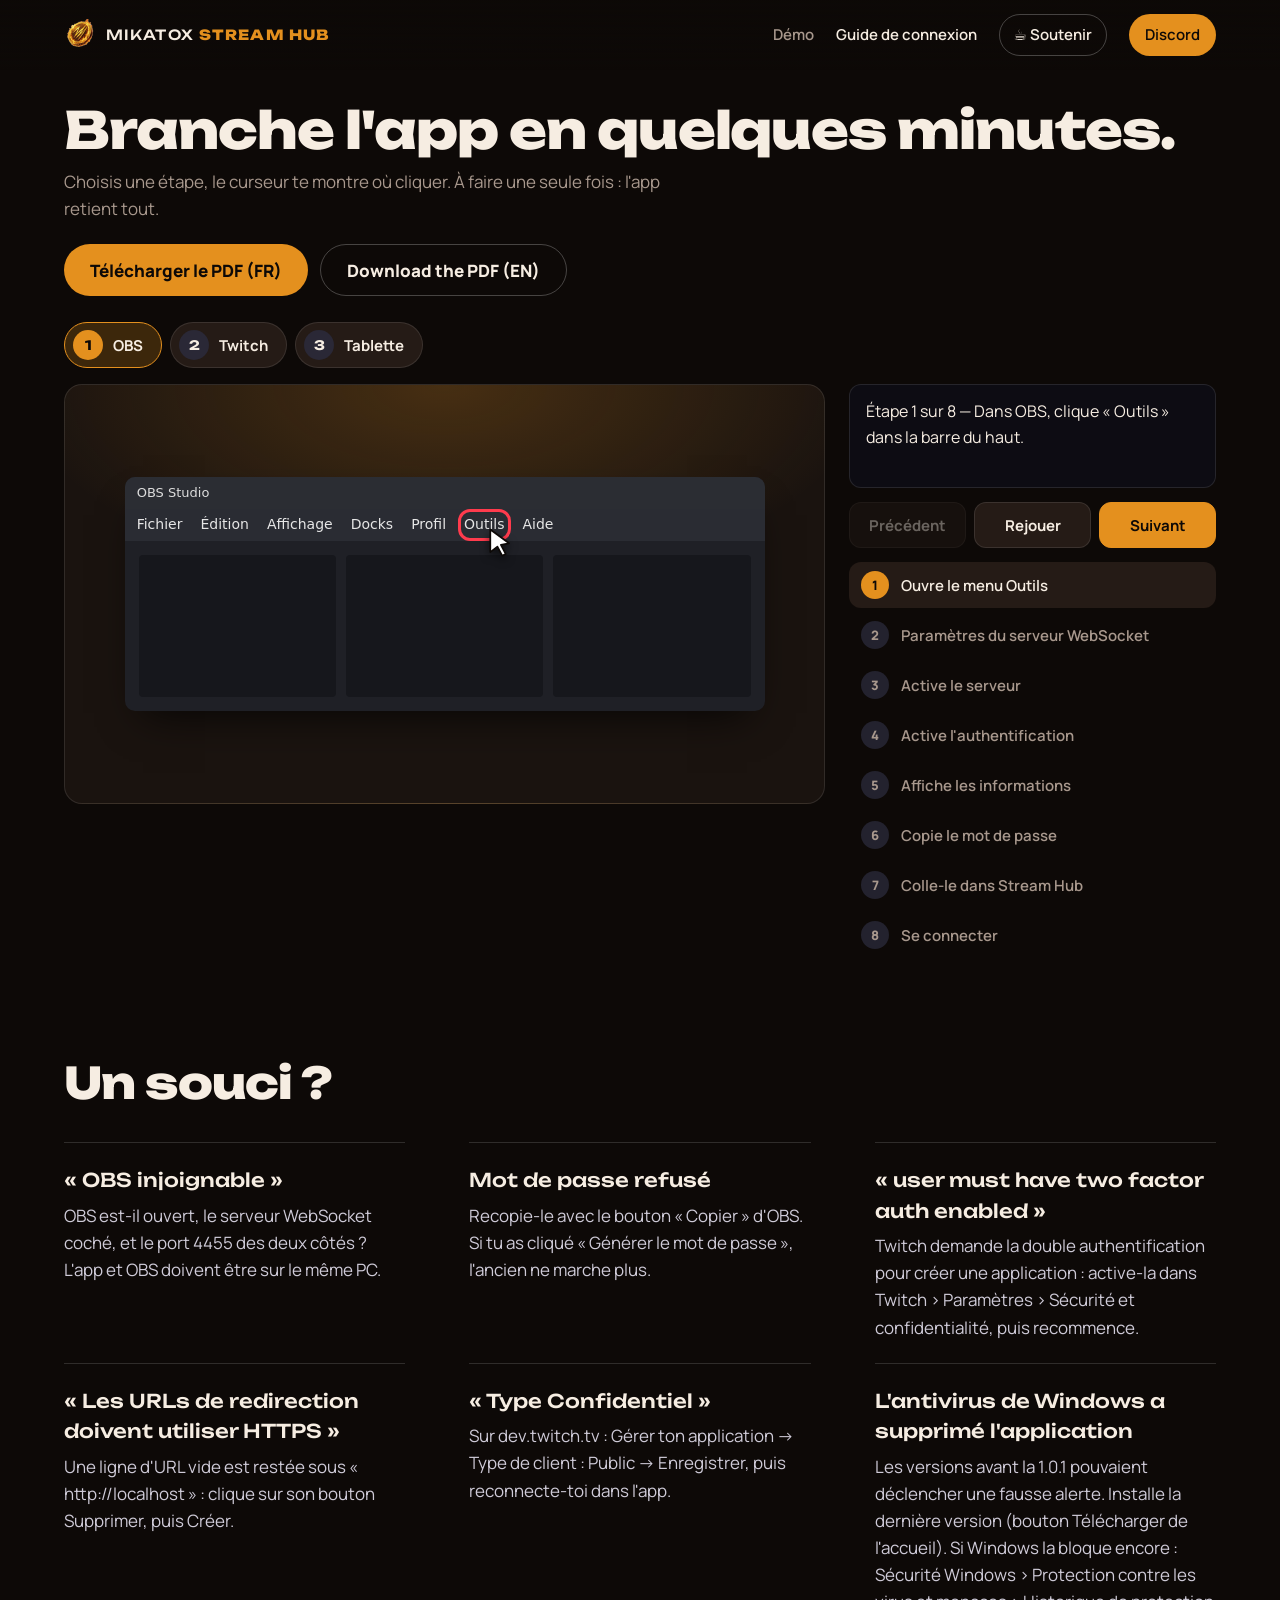
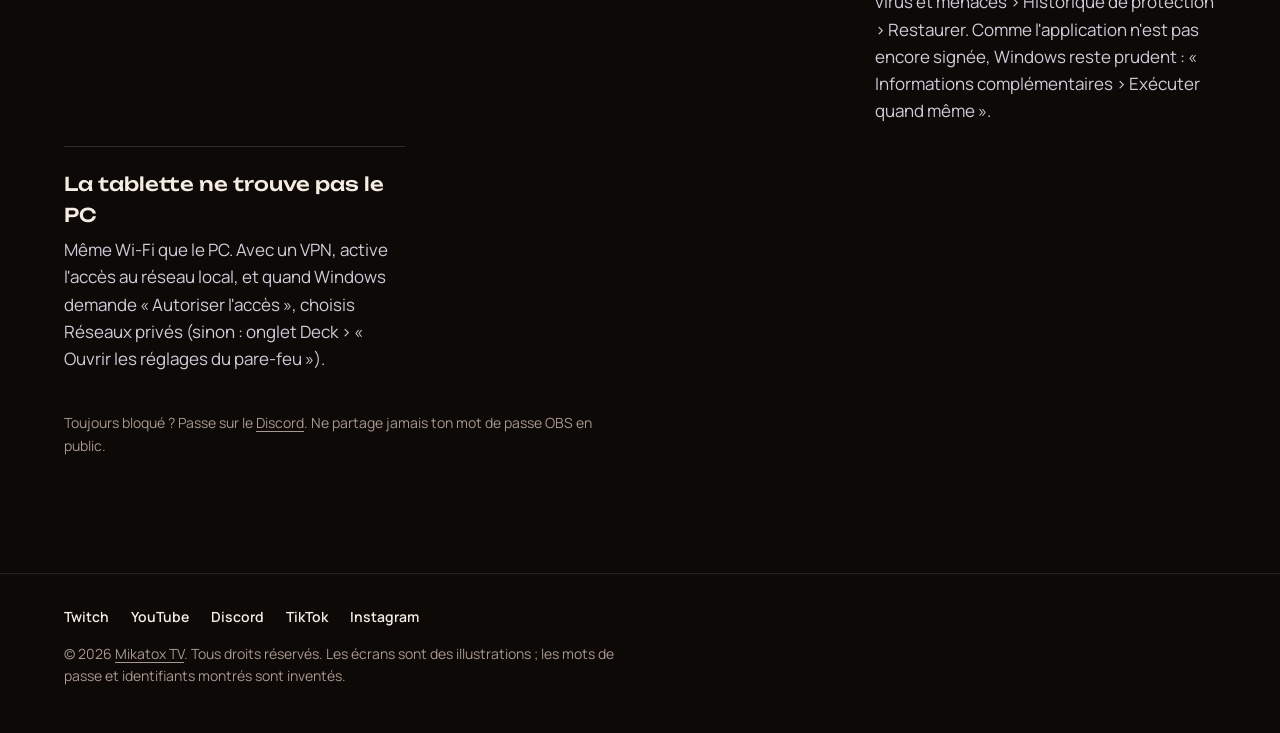
<file: guide.html>
<!doctype html>
<!-- © 2026 Mikatox TV. Tous droits réservés. -->
<html lang="fr">
<head>
<meta charset="utf-8">
<meta name="viewport" content="width=device-width,initial-scale=1">
<title>Guide de connexion — Mikatox Stream Hub</title>
<meta name="description" content="Connecter Mikatox Stream Hub à OBS, à Twitch et à ta tablette, étape par étape, avec des écrans animés. Guide PDF à télécharger en français et en anglais.">
<meta name="theme-color" content="#0d0907">
<link rel="icon" href="assets/icon.png">
<link rel="preconnect" href="https://fonts.googleapis.com">
<link rel="preconnect" href="https://fonts.gstatic.com" crossorigin>
<link href="https://fonts.googleapis.com/css2?family=Unbounded:wght@500;800&family=Manrope:wght@400;600;800&display=swap" rel="stylesheet">
<link rel="stylesheet" href="style.css">
<script type="module" src="guide.js"></script>
</head>
<body class="guide-page">
<header class="bar">
  <a class="brand" href="index.html" aria-label="Mikatox Stream Hub, accueil"><img src="assets/icon.png" alt="" width="32" height="32"><span>MIKATOX <b>STREAM HUB</b></span></a>
  <nav aria-label="Pages">
    <a href="demo.html">Démo</a>
    <a href="guide.html" aria-current="page">Guide de connexion</a>
    <a class="nav-coffee" href="https://buymeacoffee.com/mikatoxtvj" rel="noopener">☕ Soutenir</a>
    <a class="cta-sm" href="https://discord.gg/A5sdHYPCWE">Discord</a>
  </nav>
</header>

<main class="guide">
  <div class="guide-head">
    <h1>Branche l'app en quelques minutes.</h1>
    <p>Choisis une étape, le curseur te montre où cliquer. À faire une seule fois : l'app retient tout.</p>
    <div class="actions">
      <a class="cta" href="assets/guide/Guide-connexion-Mikatox-Stream-Hub.pdf" download>Télécharger le PDF (FR)</a>
      <a class="ghost" href="assets/guide/Connection-guide-Mikatox-Stream-Hub-EN.pdf" download lang="en">Download the PDF (EN)</a>
    </div>
  </div>

  <div class="chapters" role="tablist" aria-label="Parties du guide">
    <button role="tab" aria-selected="true" data-ch="obs" id="c-obs"><span>1</span>OBS</button>
    <button role="tab" aria-selected="false" data-ch="twitch" id="c-twitch"><span>2</span>Twitch</button>
    <button role="tab" aria-selected="false" data-ch="tablet" id="c-tablet"><span>3</span>Tablette</button>
  </div>

  <div class="player">
    <div class="stage" id="stage" aria-hidden="true">
      <div class="screen" id="screen"></div>
      <svg class="cursor" id="cursor" viewBox="0 0 24 24" width="30" height="30"><path d="M4 2l15 11-6.5 1.2 3.8 7.3-2.8 1.4-3.8-7.3L4 20z" fill="#fff" stroke="#0d0907" stroke-width="1.4" stroke-linejoin="round"/></svg>
    </div>
    <div class="steps-col">
      <p class="caption" id="caption" aria-live="polite"></p>
      <div class="controls">
        <button id="prev" aria-label="Étape précédente">Précédent</button>
        <button id="replay">Rejouer</button>
        <button id="next" class="primary">Suivant</button>
      </div>
      <ol class="steplist" id="steplist" aria-label="Étapes"></ol>
    </div>
  </div>

  <section class="guide-help">
    <h2>Un souci&nbsp;?</h2>
    <dl class="list">
      <div><dt>« OBS injoignable »</dt><dd>OBS est-il ouvert, le serveur WebSocket coché, et le port 4455 des deux côtés ? L'app et OBS doivent être sur le même PC.</dd></div>
      <div><dt>Mot de passe refusé</dt><dd>Recopie-le avec le bouton « Copier » d'OBS. Si tu as cliqué « Générer le mot de passe », l'ancien ne marche plus.</dd></div>
      <div><dt>« user must have two factor auth enabled »</dt><dd>Twitch demande la double authentification pour créer une application : active-la dans Twitch › Paramètres › Sécurité et confidentialité, puis recommence.</dd></div>
      <div><dt>« Les URLs de redirection doivent utiliser HTTPS »</dt><dd>Une ligne d'URL vide est restée sous « http://localhost » : clique sur son bouton Supprimer, puis Créer.</dd></div>
      <div><dt>« Type Confidentiel »</dt><dd>Sur dev.twitch.tv : Gérer ton application → Type de client : Public → Enregistrer, puis reconnecte-toi dans l'app.</dd></div>
      <div><dt>L'antivirus de Windows a supprimé l'application</dt><dd>Les versions avant la 1.0.1 pouvaient déclencher une fausse alerte. Installe la dernière version (bouton Télécharger de l'accueil). Si Windows la bloque encore : Sécurité Windows › Protection contre les virus et menaces › Historique de protection › Restaurer. Comme l'application n'est pas encore signée, Windows reste prudent : « Informations complémentaires › Exécuter quand même ».</dd></div>
      <div><dt>La tablette ne trouve pas le PC</dt><dd>Même Wi-Fi que le PC. Avec un VPN, active l'accès au réseau local, et quand Windows demande « Autoriser l'accès », choisis Réseaux privés (sinon : onglet Deck › « Ouvrir les réglages du pare-feu »).</dd></div>
    </dl>
    <p class="fine">Toujours bloqué ? Passe sur le <a href="https://discord.gg/A5sdHYPCWE">Discord</a>. Ne partage jamais ton mot de passe OBS en public.</p>
  </section>
</main>

<!-- ===================== Écrans (illustrations) ===================== -->
<template id="t-obs">
  <div class="m-win m-obs">
    <div class="m-title">OBS Studio</div>
    <div class="m-menubar"><span>Fichier</span><span>Édition</span><span>Affichage</span><span>Docks</span><span>Profil</span><span data-k="outils">Outils</span><span>Aide</span></div>
    <div class="m-menu" data-k="menu" hidden>
      <div>Assistant de configuration automatique</div>
      <div data-k="ws">Paramètres du serveur WebSocket</div>
      <div>Scripts</div>
    </div>
    <div class="m-obsbody"><i></i><i></i><i></i></div>
  </div>
</template>

<template id="t-obsdlg">
  <div class="m-win m-obs">
    <div class="m-title">Paramètres du serveur WebSocket</div>
    <div class="m-dlg">
      <p class="m-h">Paramètres du plugin</p>
      <div class="m-row"><span class="m-cb" data-k="enable"></span>Activer le serveur WebSocket</div>
      <p class="m-h">Paramètres du serveur</p>
      <div class="m-row">Port du serveur <span class="m-field">4455</span></div>
      <div class="m-row"><span class="m-cb" data-k="auth"></span>Activer l'authentification</div>
      <div class="m-row">Mot de passe du serveur <span class="m-field">••••••••••</span></div>
      <div class="m-row m-end"><span class="m-btn" data-k="info">Afficher les informations de connexion</span><span class="m-btn m-pri" data-k="apply">Appliquer</span></div>
    </div>
  </div>
</template>

<template id="t-obsinfo">
  <div class="m-win m-obs">
    <div class="m-title">Informations de connexion WebSocket</div>
    <div class="m-dlg">
      <div class="m-row">Port du serveur <span class="m-field">4455</span></div>
      <div class="m-row">Mot de passe du serveur <span class="m-field">kP4w9sQ2xLm8</span><span class="m-btn" data-k="copy">Copier</span></div>
      <p class="m-tip" data-k="copied" hidden>Copié</p>
    </div>
  </div>
</template>

<template id="t-hubobs">
  <div class="m-win m-hub">
    <div class="m-title">Mikatox Stream Hub · OBS</div>
    <div class="m-dlg">
      <p class="m-big">Connexion à OBS <span class="m-pill" data-k="pill">déconnecté</span></p>
      <div class="m-row"><span class="m-field">127.0.0.1</span><span class="m-field">4455</span><span class="m-field m-wide" data-k="pwd">Mot de passe OBS</span></div>
      <div class="m-row"><span class="m-btn m-pri" data-k="connect">Se connecter</span></div>
    </div>
  </div>
</template>

<template id="t-hublogin">
  <div class="m-win m-hub">
    <div class="m-title">Mikatox Stream Hub</div>
    <div class="m-dlg m-center">
      <p class="m-big">Mikatox Stream Hub</p>
      <p class="m-sub">Ton chat Twitch, fiable. Même derrière un VPN.</p>
      <div class="m-row m-col"><span class="m-label">Client ID Twitch</span><span class="m-field m-wide" data-k="cid">Colle ici le Client ID de ton application dev.twitch.tv</span></div>
      <div class="m-row"><span class="m-btn m-pri" data-k="login">Se connecter avec Twitch</span></div>
      <p class="m-link" data-k="noid">Je n'ai pas de Client ID</p>
      <span class="m-btn" data-k="console" hidden>Ouvrir la console Twitch Developers</span>
      <div class="m-code" data-k="code" hidden><span>WDJB-MJHT</span><small>En attente de ta validation…</small></div>
    </div>
  </div>
</template>

<template id="t-twform">
  <div class="m-win m-tw">
    <div class="m-twtop">twitch <b>developers</b> · Enregistrer votre application</div>
    <div class="m-dlg">
      <span class="m-label">Nom</span><span class="m-field m-wide">Mikatox Stream Hub</span>
      <span class="m-label">URL de redirection OAuth</span><div class="m-row"><span class="m-field m-wide">http://localhost</span><span class="m-btn">Ajouter</span></div>
      <span class="m-label">Catégorie</span><span class="m-field m-wide">Application Integration</span>
      <span class="m-label">Type de client</span><div class="m-row"><span class="m-radio">Confidentiel</span><span class="m-radio" data-k="public">Public</span></div>
      <div class="m-row"><span class="m-btn m-pri" data-k="create">Créer</span></div>
    </div>
  </div>
</template>

<template id="t-twapp">
  <div class="m-win m-tw">
    <div class="m-twtop">twitch <b>developers</b> · Mikatox Stream Hub</div>
    <div class="m-dlg">
      <span class="m-label">ID client</span>
      <div class="m-row"><span class="m-field m-mono">h7x2k9q4m1p8w3z5r6t0</span><span class="m-btn" data-k="copy">Copier</span></div>
      <p class="m-tip" data-k="copied" hidden>Copié</p>
    </div>
  </div>
</template>

<template id="t-hubdeck">
  <div class="m-win m-hub">
    <div class="m-title">Mikatox Stream Hub · Deck</div>
    <div class="m-dlg m-split">
      <div class="m-qr" data-k="qr"><i></i><i></i><i></i><i></i></div>
      <div><p class="m-big">Ouvrir le deck sur la tablette</p><p class="m-sub">Scanne le QR code, même Wi-Fi que ce PC.</p><p class="m-sub">Code d'appairage : <b class="m-pin">482 913</b></p></div>
    </div>
  </div>
</template>

<template id="t-phone">
  <div class="m-phone">
    <div class="m-pscreen" data-k="land">
      <p class="m-big">MIKATOX <b>DECK</b></p>
      <span class="m-btn m-pri m-block" data-k="web">Ouvrir le deck dans le navigateur</span>
      <span class="m-btn m-block">Télécharger l'application Android</span>
    </div>
    <div class="m-pscreen" data-k="pair" hidden>
      <p class="m-big">Appairer cet appareil</p>
      <span class="m-field m-pinfield" data-k="pin">······</span>
      <span class="m-btn m-pri m-block" data-k="ok">Appairer</span>
    </div>
    <div class="m-pscreen m-grid" data-k="deck" hidden>
      <i style="--t:#d8323f">LIVE</i><i style="--t:#ff6a3d">REC</i><i style="--t:#2563eb">GAME</i><i style="--t:#4f46e5">BRB</i><i style="--t:#b45309">MICRO</i><i style="--t:#0f766e">CLIP</i>
    </div>
  </div>
</template>

<footer class="foot">
  <ul class="socials" aria-label="Réseaux de Mikatox TV">
    <li><a href="https://www.twitch.tv/mikatoxtv">Twitch</a></li>
    <li><a href="https://www.youtube.com/@MikatoxVOD">YouTube</a></li>
    <li><a href="https://discord.gg/A5sdHYPCWE">Discord</a></li>
    <li><a href="https://www.tiktok.com/@mikatoxtv">TikTok</a></li>
    <li><a href="https://www.instagram.com/mikatox_tv/">Instagram</a></li>
  </ul>
  <p>© 2026 <a href="https://www.twitch.tv/mikatoxtv">Mikatox TV</a>. Tous droits réservés. Les écrans sont des illustrations ; les mots de passe et identifiants montrés sont inventés.</p>
</footer>
<script data-name="BMC-Widget" data-cfasync="false" src="https://cdnjs.buymeacoffee.com/1.0.0/widget.prod.min.js" data-id="mikatoxtvj" data-description="Support me on Buy me a coffee!" data-message="" data-color="#FF813F" data-position="Right" data-x_margin="18" data-y_margin="18"></script>
</body>
</html>
</file>
<file: style.css>
/* © 2026 Mikatox TV. Tous droits réservés. */

/* La chambre de stream, la nuit. La couleur des LED (--led) est l'accent de tout le site ; le rouge reste réservé
   à REC, LIVE et ON AIR. */
:root {
  --ink: #0d0907;
  --wall: #1a130f;
  --raise: #251b16;
  --line: rgb(255 255 255 / 10%);
  --text: #f6ede2;
  --muted: #a8988d;
  --led: #e4901e;
  --red: #ff3b4d;
  --display: "Unbounded", system-ui, sans-serif;
  --body: "Manrope", system-ui, sans-serif;
  --pad: clamp(20px, 5vw, 72px);
  --wash: color-mix(in srgb, var(--led) 22%, transparent);
}

* { box-sizing: border-box; }

html { scroll-behavior: smooth; }

body {
  margin: 0;
  background: var(--ink);
  color: var(--text);
  font: 400 17px/1.6 var(--body);
  -webkit-font-smoothing: antialiased;
}

::selection { background: color-mix(in srgb, var(--led) 45%, transparent); }

a { color: inherit; text-underline-offset: 3px; }

:focus-visible { outline: 2px solid color-mix(in srgb, var(--led) 70%, white); outline-offset: 3px; }

h1, h2, h3 { font-family: var(--display); font-weight: 800; letter-spacing: -0.02em; line-height: 1.05; margin: 0 0 18px; text-wrap: balance; }

h1 { font-size: clamp(40px, 5.4vw, 78px); }

h2 { font-size: clamp(28px, 3.4vw, 46px); }

h3 { font-size: 20px; font-weight: 500; letter-spacing: 0; }

p { margin: 0 0 14px; max-width: 62ch; }

/* --- Barre du haut --- */
.bar {
  position: fixed;
  inset: 0 0 auto;
  z-index: 20;
  display: flex;
  align-items: center;
  justify-content: space-between;
  gap: 16px;
  padding: 14px var(--pad);
  background: linear-gradient(to bottom, rgb(13 9 7 / 90%), rgb(13 9 7 / 0%));
}

.brand { white-space: nowrap; display: flex; align-items: center; gap: 10px; text-decoration: none; font-family: var(--display); font-weight: 500; font-size: 14px; letter-spacing: 0.08em; }

.brand b { color: var(--led); font-weight: 800; transition: color 0.6s; }

.brand img { border-radius: 8px; }

.bar nav { display: flex; align-items: center; gap: 22px; font-weight: 600; font-size: 15px; }

.bar nav a { text-decoration: none; color: var(--muted); }

.bar nav a:hover, .bar nav a[aria-current="page"] { color: var(--text); }

.bar nav .cta-sm { color: var(--ink); background: var(--led); padding: 9px 16px; border-radius: 999px; transition: background-color 0.6s; }

/* --- Ouverture : la chambre --- */
.room-hero { position: relative; min-height: 100svh; display: grid; align-items: center; padding: 110px var(--pad) 56px; overflow: hidden; }

.room { position: absolute; inset: 0; }

.room canvas { display: block; width: 100%; height: 100%; cursor: pointer; }

.room-hero::before {
  content: "";
  position: absolute;
  inset: 0;
  z-index: 1;
  pointer-events: none;
  background: linear-gradient(90deg, rgb(13 9 7 / 92%) 0%, rgb(13 9 7 / 70%) 34%, rgb(13 9 7 / 0%) 62%), linear-gradient(to top, var(--ink), rgb(13 9 7 / 0%) 22%);
}

.hero-copy { position: relative; z-index: 2; max-width: 560px; }

.lead { font-size: clamp(18px, 1.5vw, 20px); color: #dcd8e4; }

/* La télécommande : des touches comme celles du deck */
.deckstrip { display: flex; flex-wrap: wrap; align-items: center; gap: 10px; margin: 26px 0 8px; }

.key {
  display: grid;
  place-content: center;
  width: 78px;
  height: 66px;
  border: 0;
  border-radius: 16px;
  background: var(--led);
  color: #fff;
  font: 800 15px/1.1 var(--body);
  cursor: pointer;
  box-shadow: 0 10px 24px -12px color-mix(in srgb, var(--led) 80%, transparent);
  transition: transform 0.15s, background-color 0.6s;
}

.key small { font-weight: 600; font-size: 11px; opacity: 0.85; margin-top: 3px; font-variant-numeric: tabular-nums; }

.key:active { transform: scale(0.95); }

.key.raid { background: #c2185b; box-shadow: 0 10px 24px -12px rgb(194 24 91 / 80%); }

.key.rec { background: #3a1d22; color: #ffb3ba; box-shadow: none; }

.key.rec[aria-pressed="true"] { background: var(--red); color: #fff; outline: 3px solid #fff; outline-offset: -3px; }

.swatches { display: flex; gap: 8px; padding: 8px 10px; margin-left: 4px; border-radius: 999px; background: rgb(255 255 255 / 6%); }

.swatches button { width: 30px; height: 30px; border-radius: 50%; border: 2px solid transparent; background: var(--c); cursor: pointer; padding: 0; }

.swatches button[aria-checked="true"] { border-color: #fff; box-shadow: 0 0 0 3px rgb(13 9 7 / 80%) inset; }

.confirm { display: flex; flex-wrap: wrap; align-items: center; gap: 10px; margin-top: 10px; padding: 10px 14px; border-radius: 14px; background: var(--raise); }

.confirm[hidden] { display: none; }

.confirm button { min-height: 40px; padding: 0 16px; border-radius: 10px; border: 1px solid var(--line); background: transparent; color: var(--text); font: 700 14px var(--body); cursor: pointer; }

.confirm .yes { background: var(--red); border-color: var(--red); color: #fff; }

.status { min-height: 1.6em; color: var(--muted); font-size: 14px; margin-top: 8px; }

.actions { display: flex; flex-wrap: wrap; gap: 12px; margin-top: 22px; }

.actions.center { justify-content: center; }

.cta, .ghost { display: inline-flex; align-items: center; min-height: 52px; padding: 0 26px; border-radius: 999px; font-weight: 800; text-decoration: none; transition: transform 0.25s cubic-bezier(0.2, 0.8, 0.2, 1), background-color 0.6s; }

.cta { background: var(--led); color: var(--ink); }

.cta:hover { transform: translateY(-2px); }

.ghost { border: 1px solid rgb(255 255 255 / 24%); }

.ghost:hover { background: rgb(255 255 255 / 6%); }

.fine { color: var(--muted); font-size: 14px; margin-top: 18px; }

/* --- Sections --- */
.band { padding: clamp(72px, 10vw, 132px) var(--pad); border-top: 1px solid var(--line); }

.band.alt { background: var(--wall); }

.split { display: grid; grid-template-columns: 1.1fr 0.9fr; gap: clamp(32px, 6vw, 96px); align-items: center; max-width: 1240px; margin: 0 auto; }

.band > h2, .band > p, .band > .actions, .band > .fine { max-width: 1240px; margin-left: auto; margin-right: auto; }

/* La chaîne tablette → Stream Hub → OBS */
.feed { list-style: none; padding: 0; margin: 0; display: grid; gap: 10px; font-size: 17px; }

.feed li { background: var(--wash); border-radius: 14px; padding: 14px 18px; }

.feed li.hot { background: rgb(255 59 77 / 18%); }

.feed small { display: block; color: var(--muted); font-size: 14px; }

.list { max-width: 1240px; display: grid; grid-template-columns: repeat(auto-fit, minmax(300px, 1fr)); column-gap: clamp(32px, 5vw, 72px); margin: 36px auto 0; }

.list div { padding: 22px 0; border-top: 1px solid rgb(255 255 255 / 14%); }

.list dt { font-family: var(--display); font-weight: 500; font-size: 19px; margin-bottom: 6px; }

.list dd { margin: 0; color: #cfcbd8; }

.steps-mini { list-style: none; margin: 0; padding: 0; display: grid; gap: 14px; }

.steps-mini li { display: flex; align-items: center; gap: 16px; padding: 16px 18px; border-radius: 14px; background: var(--raise); font-weight: 600; }

.steps-mini span { flex: 0 0 auto; display: grid; place-items: center; width: 36px; height: 36px; border-radius: 10px; background: var(--wash); color: var(--text); font-family: var(--display); }

.spec { margin: 0; border-top: 1px solid rgb(255 255 255 / 14%); }

.spec-row { display: flex; justify-content: space-between; gap: 18px; padding: 16px 0; border-bottom: 1px solid rgb(255 255 255 / 14%); font-size: 15px; }

.spec-row span { color: var(--muted); }

.spec-row b { text-align: right; font-weight: 600; }

.band.end { text-align: center; background: radial-gradient(70% 90% at 50% 100%, var(--wash), transparent 70%), var(--ink); }

.band.end h2, .band.end p { margin-left: auto; margin-right: auto; }

.socials { list-style: none; display: flex; flex-wrap: wrap; gap: 8px 22px; margin: 0 0 14px; padding: 0; font-weight: 600; }

.socials a { color: var(--text); text-decoration: none; }

.socials a:hover { color: color-mix(in srgb, var(--led) 60%, white); }

.foot { padding: 32px var(--pad); color: var(--muted); font-size: 14px; border-top: 1px solid var(--line); }

/* Sans 3D : un mur éclairé par les LED, la télécommande change toujours la couleur */
.no-webgl .room { background: radial-gradient(60% 50% at 70% 30%, var(--wash), transparent 70%), linear-gradient(var(--wall), var(--ink)); }

@media (width <= 900px) {
  .bar nav a:not(.cta-sm) { display: none; }
  .bar { background: rgb(13 9 7 / 94%); border-bottom: 1px solid var(--line); }
  .brand { font-size: 12px; letter-spacing: 0.05em; }
  .split { grid-template-columns: 1fr; }

  /* Téléphone : la chambre en haut, le texte dessous (jamais par-dessus la pièce) */
  .room-hero { display: block; min-height: 0; padding: 0; }
  .room { position: relative; height: 58svh; min-height: 330px; }
  .room-hero::before { background: linear-gradient(to top, var(--ink) 0, rgb(13 9 7 / 0%) 18%); height: 58svh; min-height: 330px; }
  .hero-copy { padding: 8px var(--pad) 48px; max-width: none; }
}

@media (prefers-reduced-motion: reduce) {
  html { scroll-behavior: auto; }
  * { transition: none !important; }
  .cta:hover { transform: none; }
}

/* ============================== Démo ============================== */
.sr { position: absolute; width: 1px; height: 1px; overflow: hidden; clip-path: inset(50%); white-space: nowrap; }

.demo { padding: 104px var(--pad) 0; }

.demo-head { max-width: 1240px; margin: 0 auto 28px; }

.demo-head h1 { font-size: clamp(32px, 4vw, 56px); margin-bottom: 10px; }

.demo-head p { color: var(--muted); }

.demo-grid { display: grid; grid-template-columns: minmax(0, 1.15fr) minmax(0, 0.85fr); gap: 24px; max-width: 1240px; margin: 0 auto; align-items: start; }

.appwin { position: relative; background: #0d0c13; border: 1px solid var(--line); border-radius: 18px; overflow: hidden; }

.appbar b { white-space: nowrap; }

.appbar { display: flex; flex-wrap: wrap; align-items: center; gap: 12px; padding: 10px 14px; background: #15141d; border-bottom: 1px solid var(--line); font-size: 14px; }

.appbar .dots { display: flex; gap: 6px; }

.appbar .dots i { width: 10px; height: 10px; border-radius: 50%; background: #34323f; }

.appstat { margin-left: auto; display: flex; flex-wrap: wrap; gap: 6px; font-size: 12px; font-weight: 700; }

.appstat > span { padding: 3px 9px; border-radius: 99px; border: 1px solid var(--line); color: var(--muted); }

.appstat .ok { border-color: rgb(61 220 132 / 50%); color: #5ee49b; }

.appstat .recchip, .appstat .livechip { border-color: var(--red); color: #ff8a95; font-variant-numeric: tabular-nums; }

.appstat [hidden] { display: none; }

.appbody { display: grid; grid-template-columns: 172px minmax(0, 1fr); min-height: 470px; }

.apprail { display: flex; flex-direction: column; gap: 2px; padding: 10px 8px; background: #111018; border-right: 1px solid var(--line); }

.apprail button { text-align: left; padding: 11px 12px; border: 0; border-radius: 10px; background: transparent; color: var(--muted); font: 600 14px var(--body); cursor: pointer; }

.apprail button[aria-selected="true"] { background: var(--wash); color: var(--text); }

.panels { padding: 18px 20px 22px; min-width: 0; }

.panel h2 { font-size: 22px; margin-bottom: 4px; }

.hint { color: var(--muted); font-size: 14px; margin-bottom: 14px; }

.tiles { display: grid; grid-template-columns: repeat(4, minmax(0, 1fr)); gap: 10px; }

.tile { display: grid; place-content: center; gap: 2px; aspect-ratio: 1.15; border: 0; border-radius: 16px; background: var(--t); color: #fff; font: 800 15px/1.1 var(--body); cursor: pointer; transition: transform 0.12s; }

.tile small { font-weight: 600; font-size: 11px; opacity: 0.85; }

.tile:active { transform: scale(0.96); }

.tile[aria-pressed="true"] { outline: 3px solid #fff; outline-offset: -3px; }

.simrow, .scenes { display: flex; flex-wrap: wrap; gap: 8px; margin-bottom: 12px; }

.simrow button, .scenes button, .act, .chatform button { min-height: 40px; padding: 0 14px; border-radius: 10px; border: 1px solid var(--line); background: var(--raise); color: var(--text); font: 700 14px var(--body); cursor: pointer; }

.scenes button[aria-checked="true"] { background: var(--led); color: var(--ink); border-color: var(--led); }

.alertlog, .runlog, .rules { list-style: none; margin: 0 0 12px; padding: 0; display: grid; gap: 6px; font-size: 14px; }

.alertlog li { padding: 8px 12px; border-radius: 10px; background: var(--wash); }

.runlog li { padding: 6px 12px; border-left: 2px solid var(--led); color: #d6d2de; }

.runlog li.off { border-color: #555; color: var(--muted); }

.chatbox { height: 210px; overflow-y: auto; padding: 10px 12px; border-radius: 12px; background: #09090e; font-size: 15px; display: flex; flex-direction: column; gap: 6px; }

.chatbox .cl { overflow-wrap: anywhere; }

.chatbox .cl.me { opacity: 0.95; }

.chatform { display: flex; gap: 8px; margin-top: 8px; }

.chatform input { flex: 1; min-width: 0; min-height: 40px; padding: 0 12px; border-radius: 10px; border: 1px solid var(--line); background: #09090e; color: var(--text); font: 15px var(--body); }

.switch { display: flex; align-items: center; gap: 10px; margin: 6px 0 14px; font-weight: 600; }

.switch input { width: 20px; height: 20px; accent-color: var(--led); }

.swatches.big { display: inline-flex; margin: 0 0 16px; }

.swatches.big button { width: 38px; height: 38px; }

.range { display: grid; grid-template-columns: auto 1fr; gap: 6px 12px; align-items: center; max-width: 420px; margin-bottom: 16px; font-weight: 600; }

.range output { justify-self: end; color: var(--muted); font-variant-numeric: tabular-nums; }

.range input { grid-column: 1 / -1; accent-color: var(--led); }

#mixer .ch { display: grid; grid-template-columns: 86px minmax(0, 1fr) 54px 84px; grid-template-areas: "nm sl pc mu" ". vu vu ."; gap: 4px 12px; align-items: center; padding: 10px 0; border-bottom: 1px solid var(--line); }

#mixer .nm { grid-area: nm; font-weight: 700; }

#mixer input { grid-area: sl; accent-color: var(--led); }

#mixer .pc { grid-area: pc; color: var(--muted); font-variant-numeric: tabular-nums; text-align: right; }

#mixer .mu { grid-area: mu; min-height: 36px; border-radius: 10px; border: 1px solid var(--line); background: var(--raise); color: var(--text); font: 800 13px var(--body); cursor: pointer; }

#mixer .mu[aria-pressed="true"] { background: var(--red); border-color: var(--red); color: #fff; }

.vu { grid-area: vu; height: 6px; border-radius: 3px; background: #1f1e29; overflow: hidden; }

.vu i { display: block; height: 100%; background: #22d18b; transform-origin: left; transform: scaleX(0); }

.vu i.hot { background: var(--red); }

.okdot { color: #5ee49b; font-weight: 700; }

.appwin .toast { position: absolute; left: 50%; bottom: 14px; transform: translate(-50%, 8px); margin: 0; max-width: 90%; padding: 10px 16px; border-radius: 12px; background: #24222f; color: var(--text); font-size: 14px; opacity: 0; pointer-events: none; transition: opacity 0.2s, transform 0.2s; }

.appwin .toast.on { opacity: 1; transform: translate(-50%, 0); }

.roomwrap { position: sticky; top: 84px; }

.roomwrap .room { position: relative; height: min(600px, 72svh); border-radius: 18px; overflow: hidden; border: 1px solid var(--line); }

.roomcap { color: var(--muted); font-size: 14px; margin-top: 10px; }

.demo-end { max-width: 1240px; margin: 0 auto; padding: clamp(64px, 8vw, 110px) 0; text-align: center; }

.demo-end h2, .demo-end p { margin-left: auto; margin-right: auto; }

@media (width <= 900px) {
  .demo-grid { grid-template-columns: 1fr; }
  .roomwrap { position: relative; top: 0; order: -1; }
  .roomwrap .room { height: 300px; }
  .appbody { grid-template-columns: 1fr; }
  .apprail { flex-direction: row; overflow-x: auto; border-right: 0; border-bottom: 1px solid var(--line); }
  .apprail button { white-space: nowrap; }
  .tiles { grid-template-columns: repeat(2, minmax(0, 1fr)); }
  .appwin .toast { position: fixed; bottom: 16px; z-index: 30; }
  #mixer .ch { grid-template-columns: 70px minmax(0, 1fr) 46px 74px; }
}

/* ============================== Guide ============================== */
.guide { padding: 104px var(--pad) 0; }

.guide-head { max-width: 1240px; margin: 0 auto 26px; }

.guide-head h1 { font-size: clamp(32px, 4vw, 56px); margin-bottom: 10px; }

.guide-head p { color: var(--muted); }

.chapters { display: flex; flex-wrap: wrap; gap: 8px; max-width: 1240px; margin: 0 auto 16px; }

.chapters button { display: inline-flex; align-items: center; gap: 10px; min-height: 46px; padding: 0 18px 0 8px; border-radius: 999px; border: 1px solid var(--line); background: var(--raise); color: var(--text); font: 700 15px var(--body); cursor: pointer; }

.chapters button span { display: grid; place-items: center; width: 30px; height: 30px; border-radius: 50%; background: #2a2836; font-family: var(--display); font-size: 13px; }

.chapters button[aria-selected="true"] { background: var(--wash); border-color: var(--led); }

.chapters button[aria-selected="true"] span { background: var(--led); color: var(--ink); }

.player { display: grid; grid-template-columns: minmax(0, 1.35fr) minmax(0, 0.65fr); gap: 24px; max-width: 1240px; margin: 0 auto; align-items: start; }

.stage { position: relative; min-height: 420px; padding: 28px; border-radius: 18px; background: radial-gradient(80% 70% at 50% 0%, var(--wash), transparent 70%), var(--wall); border: 1px solid var(--line); overflow: hidden; display: grid; place-items: center; }

.screen { width: 100%; display: grid; place-items: center; }

.cursor { position: absolute; left: 0; top: 0; z-index: 5; pointer-events: none; transition: transform 0.8s cubic-bezier(0.25, 0.8, 0.25, 1); filter: drop-shadow(0 3px 4px rgb(0 0 0 / 60%)); }

.cursor.click { animation: press 0.3s ease-out; }

@keyframes press {
  50% { scale: 0.82; }
}

.is-target { outline: 3px solid var(--red); outline-offset: 3px; border-radius: 6px; }

.is-pressed { filter: brightness(1.25); }

.steps-col { display: grid; gap: 14px; }

.steplist { list-style: none; margin: 0; padding: 0; display: grid; gap: 4px; }

.steplist button { display: flex; align-items: center; gap: 12px; width: 100%; text-align: left; padding: 9px 12px; border: 0; border-radius: 12px; background: transparent; color: var(--muted); font: 600 15px var(--body); cursor: pointer; }

.steplist button span { flex: 0 0 auto; display: grid; place-items: center; width: 28px; height: 28px; border-radius: 50%; background: #23222e; font-size: 13px; font-weight: 800; }

.steplist .done button { color: #d6d2de; }

.steplist .done button span { background: color-mix(in srgb, var(--led) 45%, #23222e); }

.steplist .now button { background: var(--raise); color: var(--text); }

.steplist .now button span { background: var(--led); color: var(--ink); }

.controls { display: flex; gap: 8px; }

.controls button { flex: 1; min-height: 46px; border-radius: 12px; border: 1px solid var(--line); background: var(--raise); color: var(--text); font: 700 15px var(--body); cursor: pointer; }

.controls button.primary { background: var(--led); border-color: var(--led); color: var(--ink); }

.controls button:disabled { opacity: 0.4; cursor: default; }

.caption { margin: 0; padding: 14px 16px; border-radius: 12px; background: #0d0c13; border: 1px solid var(--line); font-size: 16px; min-height: 6.5em; }

.guide-help { max-width: 1240px; margin: 0 auto; padding: clamp(64px, 8vw, 110px) 0; }

/* Illustrations : fenêtres d'OBS, de Twitch, de l'app et du téléphone */
.m-win { width: min(100%, 640px); border-radius: 10px; overflow: hidden; box-shadow: 0 20px 40px -18px rgb(0 0 0 / 80%); font: 14px/1.4 "Segoe UI", system-ui, sans-serif; position: relative; }

.m-title { background: #2b2d33; color: #ddd; padding: 7px 12px; font-size: 13px; }

.m-obs { background: #1f2026; color: #e6e6e6; }

.m-menubar { display: flex; flex-wrap: wrap; gap: 18px; padding: 6px 12px; background: #2a2c33; }

.m-menu { position: absolute; left: 46%; top: 66px; width: min(300px, 52%); background: #2f3139; border: 1px solid #4a4d57; border-radius: 6px; padding: 4px 0; z-index: 2; }

.m-menu div { padding: 7px 14px; }

.m-menu[hidden] { display: none; }

.m-obsbody { display: grid; grid-template-columns: repeat(3, 1fr); gap: 10px; padding: 14px; height: 170px; }

.m-obsbody i { background: #16171c; border-radius: 4px; }

.m-dlg { padding: 16px 18px; display: grid; gap: 8px; }

.m-h { margin: 6px 0 0; color: #a9b4d0; font-size: 13px; }

.m-row { display: flex; flex-wrap: wrap; align-items: center; gap: 10px; }

.m-end { justify-content: flex-end; margin-top: 8px; }

.m-col { flex-direction: column; align-items: stretch; gap: 4px; }

.m-cb { width: 16px; height: 16px; border-radius: 3px; border: 1px solid #8a8f9c; display: inline-grid; place-items: center; }

.m-cb.is-on { background: #3d63c9; border-color: #3d63c9; }

.m-cb.is-on::after { content: ""; width: 4px; height: 8px; border: solid #fff; border-width: 0 2px 2px 0; rotate: 45deg; margin-top: -2px; }

.m-field { background: #16171c; border: 1px solid #44474f; border-radius: 4px; padding: 5px 10px; font-family: Consolas, monospace; font-size: 13px; }

.m-wide { flex: 1; min-width: 160px; display: block; }

.m-btn { display: inline-block; background: #3c3f48; border: 1px solid #55585f; border-radius: 4px; padding: 6px 12px; }

.m-pri { background: #3d63c9; border-color: #3d63c9; color: #fff; }

.m-tip { margin: 0; color: #5ee49b; font-weight: 700; }

.m-tip[hidden], .m-btn[hidden], .m-code[hidden], .m-pscreen[hidden], .m-link[hidden] { display: none; }

.m-hub { background: #120c09; color: #f6ede2; }

.m-hub .m-field { background: #17161e; border-color: #34323f; }

.m-hub .m-pri { background: #e4901e; border-color: #e4901e; color: #120c09; font-weight: 800; }

.m-big { margin: 0; font-weight: 800; font-size: 17px; }

.m-sub { margin: 0; color: #a9a6b2; }

.m-label { font-weight: 700; font-size: 13px; }

.m-center { text-align: center; justify-items: center; }

.m-link { margin: 4px 0 0; color: #d9b3ff; text-decoration: underline; }

.m-pill { display: inline-block; margin-left: 8px; padding: 1px 10px; border-radius: 99px; border: 1px solid #555; color: #aaa; font-size: 12px; }

.m-pill.is-on { border-color: #3ddc84; color: #3ddc84; }

.m-code span { display: block; font: 800 26px Consolas, monospace; letter-spacing: 6px; background: #17161e; border-radius: 10px; padding: 8px 18px; }

.m-code small { color: #a9a6b2; }

.m-tw { background: #fff; color: #0e0e10; }

.m-twtop { background: #18181b; color: #fff; padding: 8px 14px; font-weight: 800; }

.m-twtop b { color: #bf94ff; }

.m-tw .m-field { background: #fff; border-color: #bdbdc5; font-family: inherit; color: #0e0e10; }

.m-tw .m-btn { background: #efeff1; border-color: #d4d4d8; color: #0e0e10; }

.m-tw .m-pri { background: #9147ff; border-color: #9147ff; color: #fff; font-weight: 700; }

.m-radio { display: inline-flex; align-items: center; gap: 6px; }

.m-radio::before { content: ""; width: 14px; height: 14px; border-radius: 50%; border: 1px solid #8b8b93; box-sizing: border-box; }

.m-radio.is-on::before { border: 5px solid #9147ff; }

.m-mono { font-family: Consolas, monospace; }

.m-split { grid-template-columns: auto 1fr; align-items: center; gap: 18px; }

.m-qr { width: 120px; height: 120px; background: #fff; border-radius: 8px; padding: 10px; display: grid; grid-template-columns: 1fr 1fr; gap: 8px; }

.m-qr i { background: repeating-conic-gradient(#120c09 0 25%, #fff 0 50%) 0 0 / 12px 12px; border-radius: 2px; }

.m-pin { letter-spacing: 2px; }

.m-phone { width: 230px; height: 420px; border-radius: 30px; background: #120c09; border: 8px solid #2e231e; box-shadow: 0 20px 40px -18px rgb(0 0 0 / 80%); padding: 22px 14px; font: 14px/1.4 Manrope, system-ui, sans-serif; color: #f6ede2; }

.m-phone .m-big b { color: var(--led); }

.m-pscreen { display: grid; gap: 12px; }

.m-block { display: block; text-align: center; padding: 10px; border-radius: 10px; }

.m-phone .m-pri { background: #e4901e; border-color: #e4901e; color: #120c09; font-weight: 800; }

.m-pinfield { text-align: center; font-size: 22px; letter-spacing: 6px; padding: 10px; background: #17161e; border-color: #34323f; }

.m-grid { grid-template-columns: 1fr 1fr; }

.m-grid i { display: grid; place-items: center; height: 84px; border-radius: 14px; background: var(--t); font: 800 13px var(--body); font-style: normal; }

@media (width <= 900px) {
  .player { grid-template-columns: 1fr; }
  .stage { padding: 14px; min-height: 340px; }
  .m-menubar { gap: 10px; font-size: 12px; }
  .m-menu { left: 30%; width: 62%; }
}

@media (prefers-reduced-motion: reduce) {
  .cursor { transition: none; }
  .cursor.click { animation: none; }
}

/* Très petits écrans : le bouton Télécharger reste toujours visible dans l'en-tête. */
@media (width <= 340px) { .bar .brand span { display: none; } }

.bar nav .nav-coffee { color: var(--text); border: 1px solid rgb(255 255 255 / 24%); padding: 8px 14px; border-radius: 999px; }

.bar nav .nav-coffee:hover { border-color: var(--led); }

.ghost.coffee:hover { border-color: var(--led); }

/* --- « Regarde-la tourner » : le film de l'app --- */
.how h2, .band:has(> .tiles) > h2 { text-align: center; }
.film { position: relative; max-width: 1100px; margin: 36px auto 0; display: grid; grid-template-columns: minmax(0, 1fr) 250px; gap: 22px; align-items: center; --glow: var(--led); }
.film[data-scene="3"] { --glow: #b24cff; }
.film-app { border-radius: 16px; background: #120d0b; border: 1px solid var(--line); overflow: hidden; box-shadow: 0 30px 80px rgb(0 0 0 / 55%), 0 0 0 1px rgb(255 255 255 / 4%), 0 0 60px color-mix(in srgb, var(--glow) 25%, transparent); transition: box-shadow 0.8s; }
.fa-bar { display: flex; align-items: center; gap: 8px; padding: 10px 14px; background: #1b1411; font-size: 12px; }
.fa-bar > i { width: 10px; height: 10px; border-radius: 50%; background: rgb(255 255 255 / 18%); }
.fa-bar b { margin-left: 8px; font-family: var(--display); font-weight: 800; letter-spacing: 0.04em; }
.fa-bar b span { color: var(--led); }
.fa-live { margin-left: auto; display: inline-flex; align-items: center; gap: 6px; padding: 4px 10px; border-radius: 99px; background: #e0182d; color: #fff; font-weight: 800; animation: halo 1.6s ease-in-out infinite; }
.fa-live em { width: 7px; height: 7px; border-radius: 50%; background: #fff; animation: blink 1s ease-in-out infinite; }
.fa-live time { font-variant-numeric: tabular-nums; font-weight: 600; }
.fa-live small { padding-left: 6px; border-left: 1px solid rgb(255 255 255 / 40%); }
.fa-body { display: grid; grid-template-columns: minmax(0, 1fr) 200px; }
.fa-stage { position: relative; aspect-ratio: 16 / 9; overflow: hidden; background: #0a0807; }
.fa-game { position: absolute; inset: 0; background: radial-gradient(60% 70% at 70% 60%, color-mix(in srgb, var(--glow) 40%, transparent), transparent 70%), linear-gradient(160deg, #1d2a4a, #0b0f1d 60%, #251018); transition: background 0.8s; }
.fa-game::after { content: ""; position: absolute; left: 0; right: 0; bottom: 18%; height: 30%; background: repeating-linear-gradient(90deg, rgb(255 255 255 / 6%) 0 2px, transparent 2px 40px); transform: perspective(300px) rotateX(60deg); transform-origin: bottom; }
.fa-alert { position: absolute; left: 50%; top: 16%; display: flex; align-items: center; gap: 10px; padding: 10px 18px; border-radius: 10px; background: #05030a; border: 2px solid #ff2bd6; color: #fff; text-transform: uppercase; letter-spacing: 0.06em; font: 800 clamp(11px, 1.6vw, 16px) var(--body); box-shadow: 0 0 10px #ff2bd6, 0 0 30px #ff2bd6aa; opacity: 0; transform: translate(-50%, -30px) scale(0.85); transition: opacity 0.4s, transform 0.5s cubic-bezier(0.2, 1.4, 0.4, 1); }
.fa-alert span { color: #ff2bd6; font-size: 1.4em; }
.fa-alert p { margin: 0; }
.fa-alert b { color: #ff2bd6; }
.film[data-scene="1"] .fa-alert, .film[data-scene="2"] .fa-alert { opacity: 1; transform: translate(-50%, 0) scale(1); }
.fa-confetti { position: absolute; inset: 0; pointer-events: none; }
.fa-confetti i { position: absolute; top: -10%; width: 8px; height: 12px; background: var(--c, #ffd166); opacity: 0; }
.film[data-scene="1"] .fa-confetti i { animation: drop 1.8s ease-in forwards; }
.fa-confetti i:nth-child(3n) { --c: #ff2bd6; }
.fa-confetti i:nth-child(3n + 1) { --c: #7dd3ff; }
.fa-confetti i:nth-child(1) { left: 6%; animation-delay: 0.05s; }
.fa-confetti i:nth-child(2) { left: 14%; animation-delay: 0.3s; }
.fa-confetti i:nth-child(3) { left: 23%; animation-delay: 0.1s; }
.fa-confetti i:nth-child(4) { left: 31%; animation-delay: 0.45s; }
.fa-confetti i:nth-child(5) { left: 40%; animation-delay: 0.2s; }
.fa-confetti i:nth-child(6) { left: 48%; animation-delay: 0.5s; }
.fa-confetti i:nth-child(7) { left: 57%; animation-delay: 0.15s; }
.fa-confetti i:nth-child(8) { left: 65%; animation-delay: 0.35s; }
.fa-confetti i:nth-child(9) { left: 73%; animation-delay: 0.05s; }
.fa-confetti i:nth-child(10) { left: 81%; animation-delay: 0.4s; }
.fa-confetti i:nth-child(11) { left: 89%; animation-delay: 0.25s; }
.fa-confetti i:nth-child(12) { left: 95%; animation-delay: 0.55s; }
.fa-chat { list-style: none; margin: 0; padding: 12px; display: flex; flex-direction: column; justify-content: flex-end; gap: 8px; background: #160f0c; border-left: 1px solid var(--line); font-size: 12.5px; line-height: 1.35; }
.fa-chat li { opacity: 1; transition: opacity 0.4s, transform 0.4s; }
.fa-sub { padding: 6px 8px; border-radius: 8px; background: color-mix(in srgb, var(--led) 18%, transparent); }
.film[data-scene="0"] .fa-sub { animation: tap 0.9s ease-in-out 2; }
.film .fa-thanks { opacity: 0; transform: translateY(8px); }
.film[data-scene="2"] .fa-thanks, .film[data-scene="3"] .fa-thanks { opacity: 1; transform: none; }
.film-tab { position: relative; padding: 14px; border-radius: 24px; background: #17110e; border: 6px solid #2a201b; box-shadow: 0 24px 60px rgb(0 0 0 / 50%), 0 0 40px color-mix(in srgb, var(--glow) 20%, transparent); display: grid; gap: 8px; font-size: 13px; transition: box-shadow 0.8s; }
.ft-bar { display: flex; justify-content: space-between; align-items: center; font-family: var(--display); }
.ft-onair { padding: 3px 8px; border-radius: 99px; background: #e0182d; color: #fff; font: 800 10px var(--body); animation: halo 1.6s ease-in-out infinite; }
.ft-row { display: flex; justify-content: space-between; align-items: center; gap: 6px; padding: 8px 10px; border-radius: 10px; background: var(--raise); }
.ft-row.ok b { color: #3ddc84; }
.ft-btn, .ft-pill { padding: 3px 9px; border-radius: 99px; background: rgb(255 255 255 / 10%); font-weight: 800; font-size: 11px; transition: background 0.3s, transform 0.3s; }
.film[data-scene="2"] .ft-btn { background: var(--led); color: var(--ink); animation: tap 1s ease-in-out 0.4s 2; }
.ft-sw { width: 18px; height: 18px; border-radius: 50%; background: var(--c); border: 2px solid transparent; }
.ft-lights { justify-content: flex-start; }
.ft-lights > :first-of-type { margin-left: auto; }
.film[data-scene="3"] .ft-sw:nth-of-type(2) { border-color: #fff; animation: tap 1s ease-in-out 0.3s 2; }
.film-steps { list-style: none; display: flex; flex-wrap: wrap; justify-content: center; gap: 10px; margin: 26px auto 0; padding: 0; }
.film-steps button { display: inline-flex; align-items: center; gap: 8px; padding: 10px 16px; border-radius: 99px; border: 1px solid var(--line); background: transparent; color: var(--muted); font: 700 14px var(--body); cursor: pointer; }
.film-steps button span { display: grid; place-items: center; width: 22px; height: 22px; border-radius: 50%; background: rgb(255 255 255 / 10%); font-size: 12px; }
.film-steps button[aria-pressed="true"] { color: var(--text); border-color: var(--led); }
.film-steps button[aria-pressed="true"] span { background: var(--led); color: var(--ink); }

@keyframes halo { 0%, 100% { box-shadow: 0 0 0 0 #e0182d88; } 50% { box-shadow: 0 0 0 6px #e0182d00, 0 0 18px #ff2b3fcc; } }

@keyframes blink { 50% { opacity: 0.3; } }

@keyframes drop { 0% { opacity: 1; transform: translateY(0) rotate(0); } 100% { opacity: 0.9; transform: translateY(260px) rotate(540deg); } }

@keyframes tap { 50% { transform: scale(1.18); } }

/* --- Tuiles des fonctions : courtes, avec une petite icône animée --- */
.tiles { list-style: none; max-width: 1100px; margin: 34px auto 0; padding: 0; display: grid; grid-template-columns: repeat(auto-fill, minmax(230px, 1fr)); gap: 14px; }
.tiles li { display: grid; gap: 4px; padding: 18px 20px; border-radius: 14px; background: var(--raise); border: 1px solid var(--line); transition: transform 0.3s, border-color 0.3s; }
.tiles li:hover { transform: translateY(-3px); border-color: color-mix(in srgb, var(--led) 60%, transparent); }
.tiles i { font-style: normal; font-size: 26px; line-height: 1; color: var(--led); margin-bottom: 6px; display: inline-block; animation: float 3s ease-in-out infinite; }
.tiles li:nth-child(2n) i { animation-delay: 0.6s; }
.tiles li:nth-child(3n) i { animation-delay: 1.2s; }
.tiles .t-live i { color: #ff3b4d; animation: blink 1s ease-in-out infinite; }
.tiles b { font-family: var(--display); font-weight: 500; font-size: 17px; }
.tiles span { color: var(--muted); font-size: 14px; }
.tiles.small li { padding: 14px 16px; }
.tiles.small b { font-size: 15px; }

@keyframes float { 50% { transform: translateY(-5px); } }

@media (width <= 900px) {
  .film { grid-template-columns: 1fr; }
  .film-tab { max-width: 320px; justify-self: center; width: 100%; }
  .fa-body { grid-template-columns: 1fr; }
  .fa-chat { border-left: 0; border-top: 1px solid var(--line); }
  .fa-bar b { display: none; }
}
</file>
